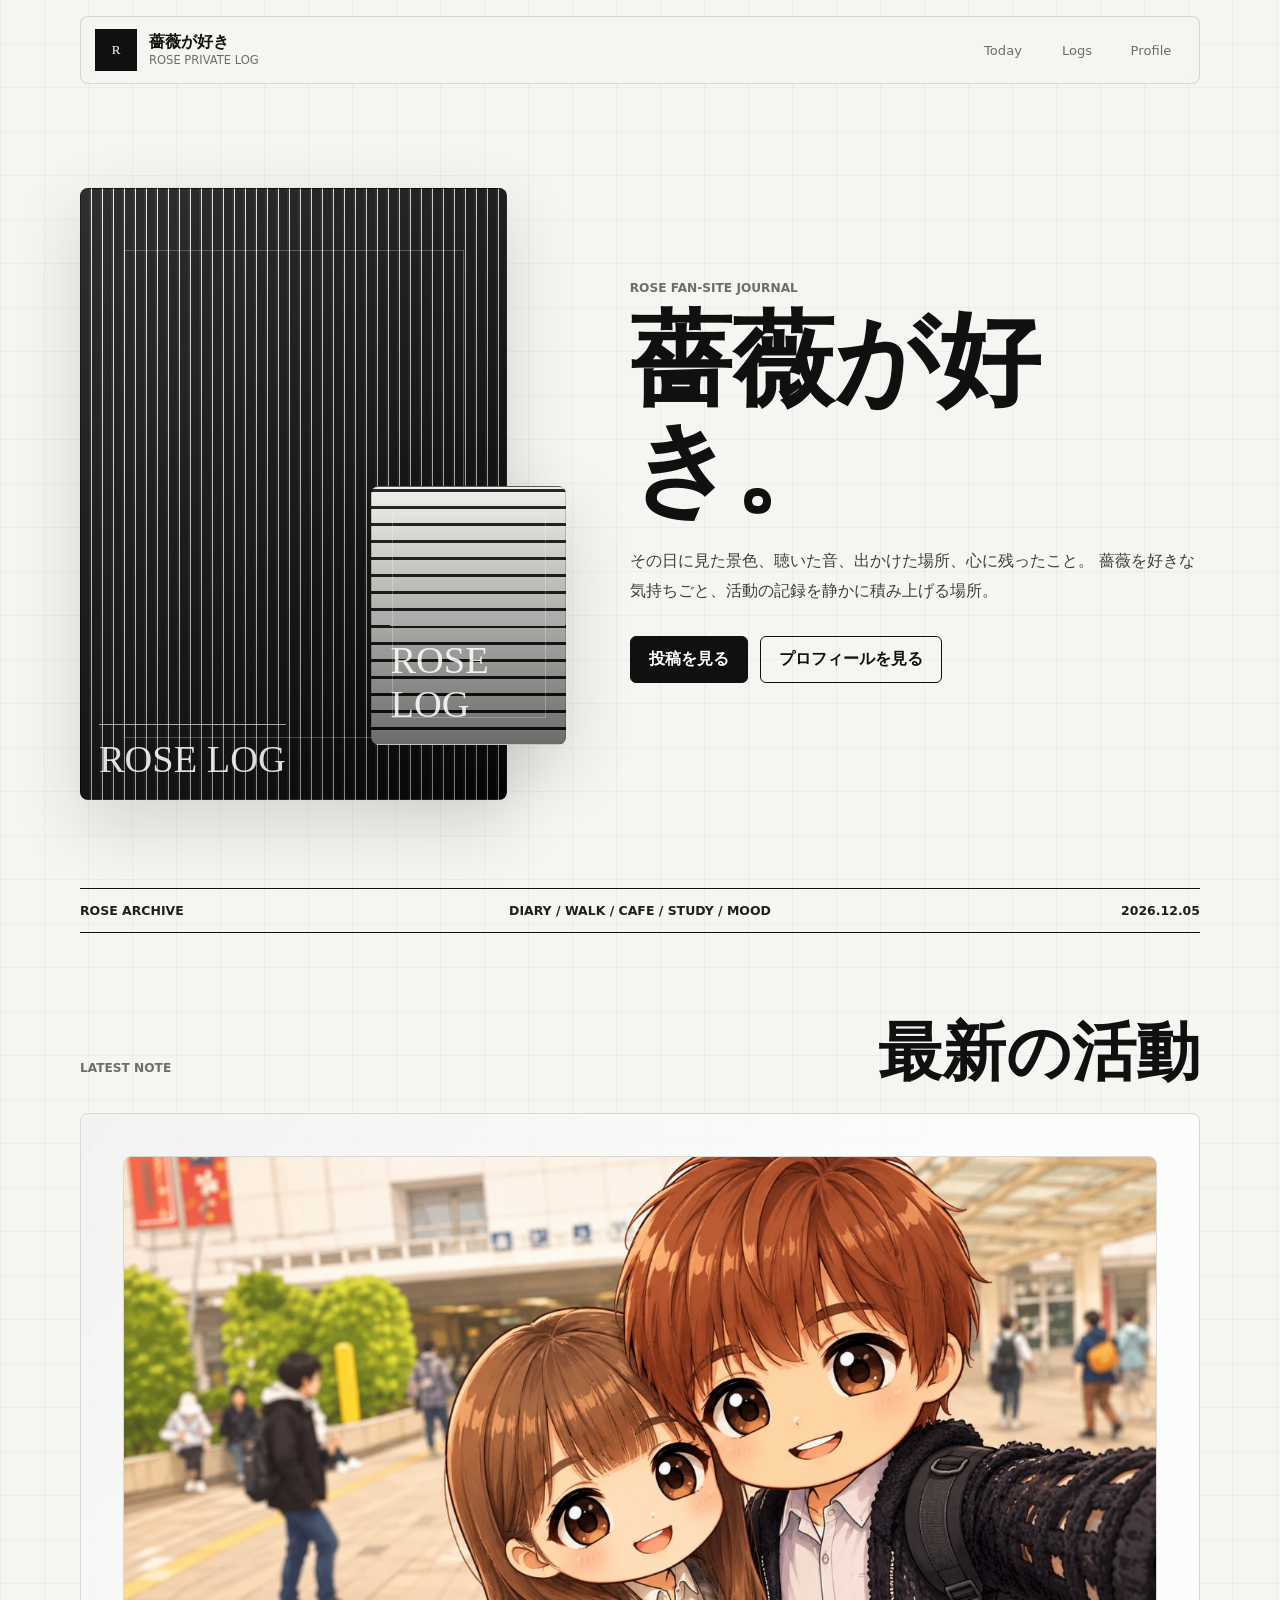
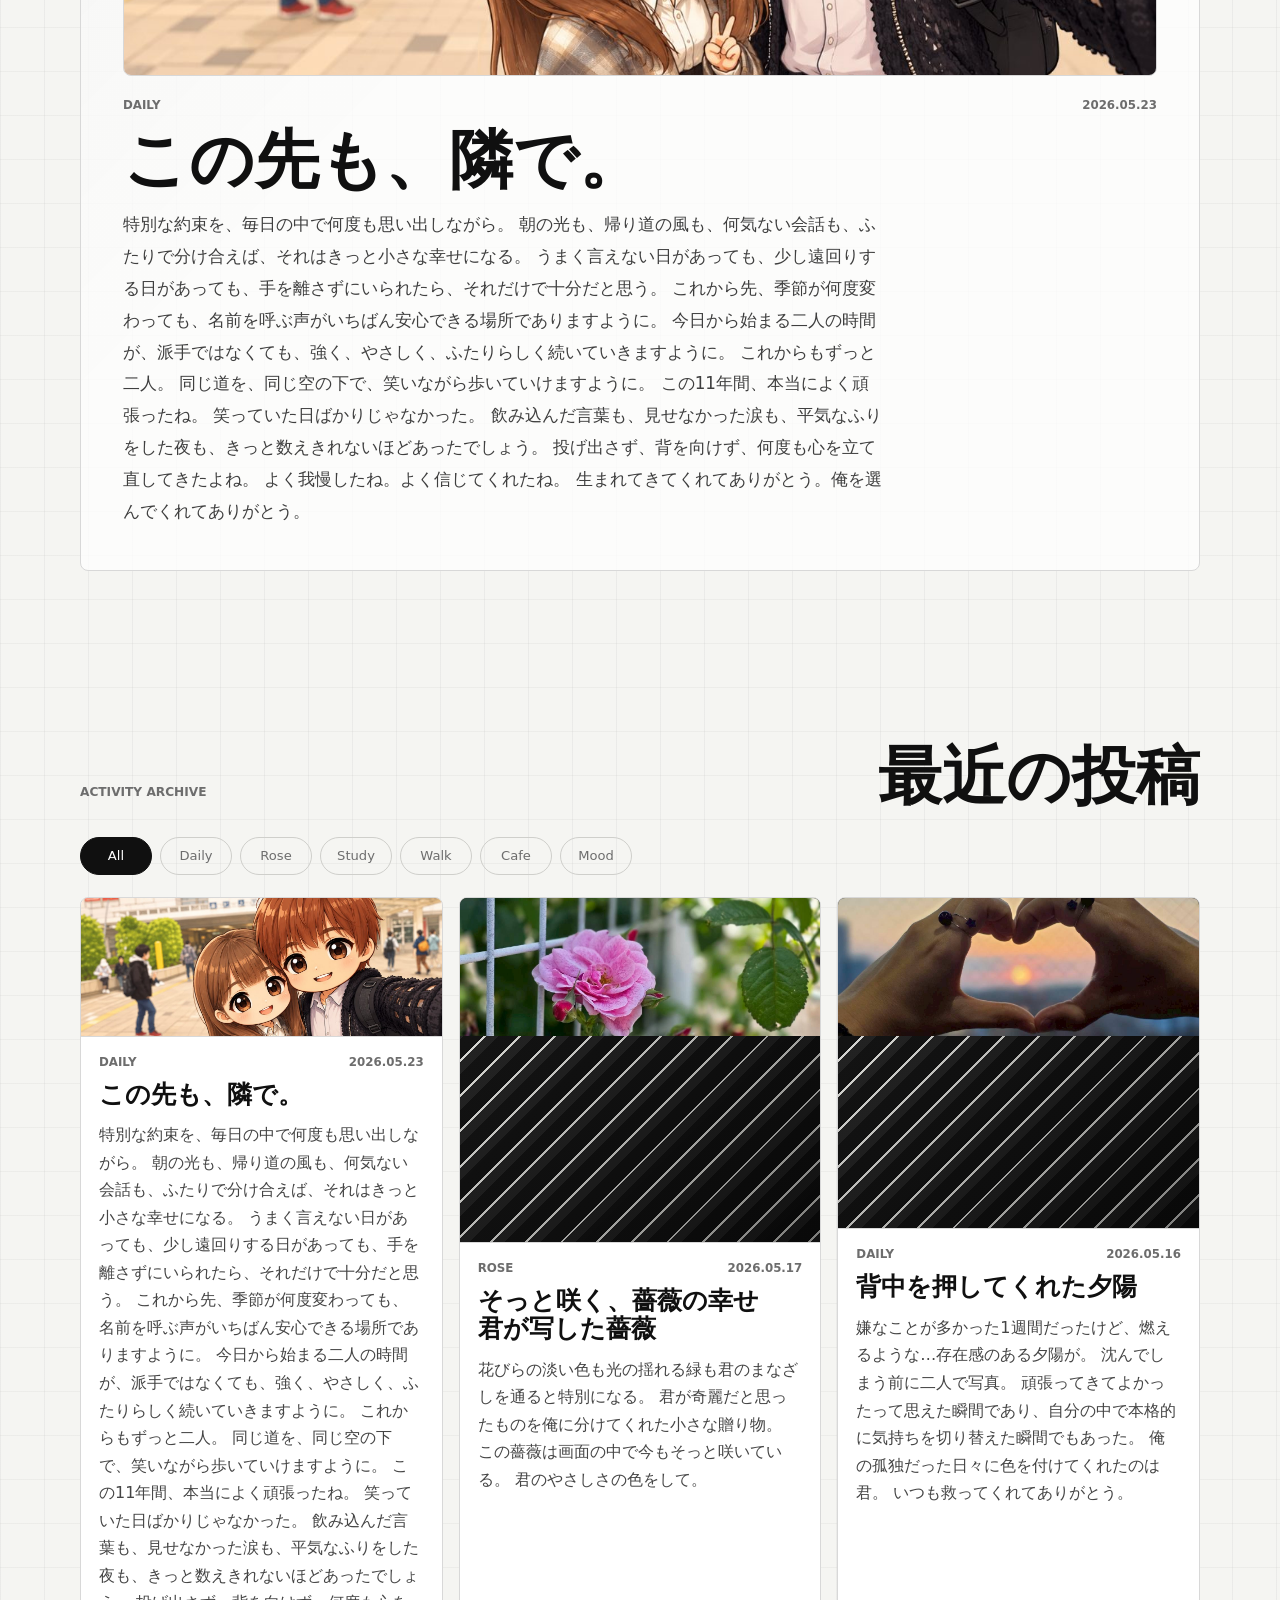
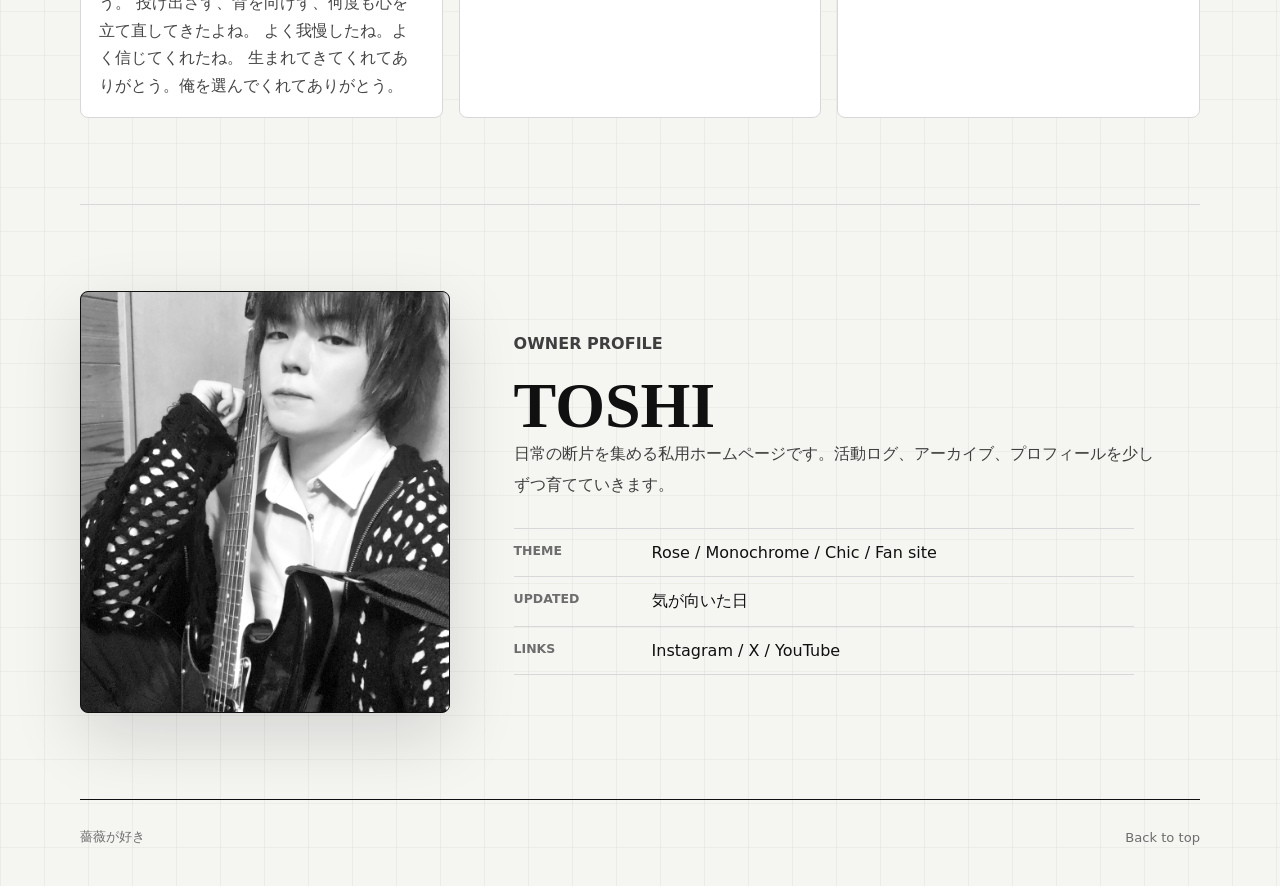
<file: index.html>
<!doctype html>
<html lang="ja">
  <head>
    <meta charset="utf-8" />
    <meta name="viewport" content="width=device-width, initial-scale=1" />
    <title>薔薇が好き</title>
    <meta
      name="description"
      content="薔薇が好き。日々の活動や気持ちを静かに残す、モノクロでシックな個人ブログ。"
    />
    <meta name="robots" content="index, follow" />
    <link rel="canonical" href="https://toshi-gif.github.io/" />
    <meta property="og:site_name" content="薔薇が好き" />
    <meta property="og:title" content="薔薇が好き" />
    <meta
      property="og:description"
      content="薔薇が好き。日々の活動や気持ちを静かに残す、モノクロでシックな個人ブログ。"
    />
    <meta property="og:type" content="website" />
    <meta property="og:url" content="https://toshi-gif.github.io/" />
    <link rel="stylesheet" href="styles.css" />
  </head>
  <body>
    <header class="site-header" aria-label="サイトヘッダー">
      <a class="brand" href="#" aria-label="薔薇が好き ホーム">
        <span class="brand-mark" aria-hidden="true">R</span>
        <span>
          <strong>薔薇が好き</strong>
          <small>rose private log</small>
        </span>
      </a>

      <nav class="top-nav" aria-label="メインメニュー">
        <a href="#today">Today</a>
        <a class="owner-link" id="owner-link" href="owner.html" hidden>Owner</a>
        <a href="#logs">Logs</a>
        <a href="#profile">Profile</a>
      </nav>
    </header>

    <main>
      <section class="hero" aria-labelledby="site-title">
        <div class="hero-visual" aria-hidden="true">
          <div class="photo-frame photo-frame-main"></div>
          <div class="photo-frame photo-frame-side"></div>
        </div>

        <div class="hero-copy">
          <p class="eyebrow">Rose fan-site journal</p>
          <h1 id="site-title">薔薇が好き。</h1>
          <p>
            その日に見た景色、聴いた音、出かけた場所、心に残ったこと。
            薔薇を好きな気持ちごと、活動の記録を静かに積み上げる場所。
          </p>
          <div class="hero-actions" aria-label="主要操作">
            <a class="button button-primary" href="#logs">投稿を見る</a>
            <a class="button button-secondary" href="#profile">プロフィールを見る</a>
          </div>
        </div>
      </section>

      <section class="ticker" aria-label="ステータス">
        <span>Rose archive</span>
        <span>Diary / Walk / Cafe / Study / Mood</span>
        <span id="current-date">Today</span>
      </section>

      <section class="composer-section latest-section" id="today" aria-labelledby="composer-title">
        <div class="section-heading">
          <p class="eyebrow">Latest note</p>
          <h2 id="composer-title">最新の活動</h2>
        </div>

        <article class="featured-post" id="latest-post" aria-live="polite"></article>
      </section>

      <section class="log-section" id="logs" aria-labelledby="logs-title">
        <div class="section-heading">
          <p class="eyebrow">Activity archive</p>
          <h2 id="logs-title">最近の投稿</h2>
        </div>

        <div class="filter-row" aria-label="投稿フィルター">
          <button class="filter is-active" type="button" data-filter="All">All</button>
          <button class="filter" type="button" data-filter="Daily">Daily</button>
          <button class="filter" type="button" data-filter="Rose">Rose</button>
          <button class="filter" type="button" data-filter="Study">Study</button>
          <button class="filter" type="button" data-filter="Walk">Walk</button>
          <button class="filter" type="button" data-filter="Cafe">Cafe</button>
          <button class="filter" type="button" data-filter="Mood">Mood</button>
        </div>

        <div class="post-grid" id="post-grid" aria-live="polite"></div>
      </section>

      <section class="profile-section" id="profile" aria-labelledby="profile-title">
        <div class="profile-portrait" id="profile-portrait" aria-label="プロフィール写真"></div>
        <div>
          <p class="eyebrow">Owner profile</p>
          <h2 id="profile-title">About this site</h2>
          <p id="profile-copy">
            薔薇が好きな気持ちと、日常の断片を集める私用ホームページです。
            活動ログ、アーカイブ、プロフィールを少しずつ育てていけます。
          </p>
          <dl class="profile-list">
            <div>
              <dt>Theme</dt>
              <dd id="profile-theme">Rose / Monochrome / Chic / Fan site</dd>
            </div>
            <div>
              <dt>Updated</dt>
              <dd id="profile-updated">気が向いた日</dd>
            </div>
            <div>
              <dt>Links</dt>
              <dd id="profile-links">Instagram / X / YouTube</dd>
            </div>
          </dl>
        </div>
      </section>
    </main>

    <footer class="site-footer">
      <p>薔薇が好き</p>
      <a href="#top">Back to top</a>
    </footer>

    <script src="script.js"></script>
  </body>
</html>
</file>
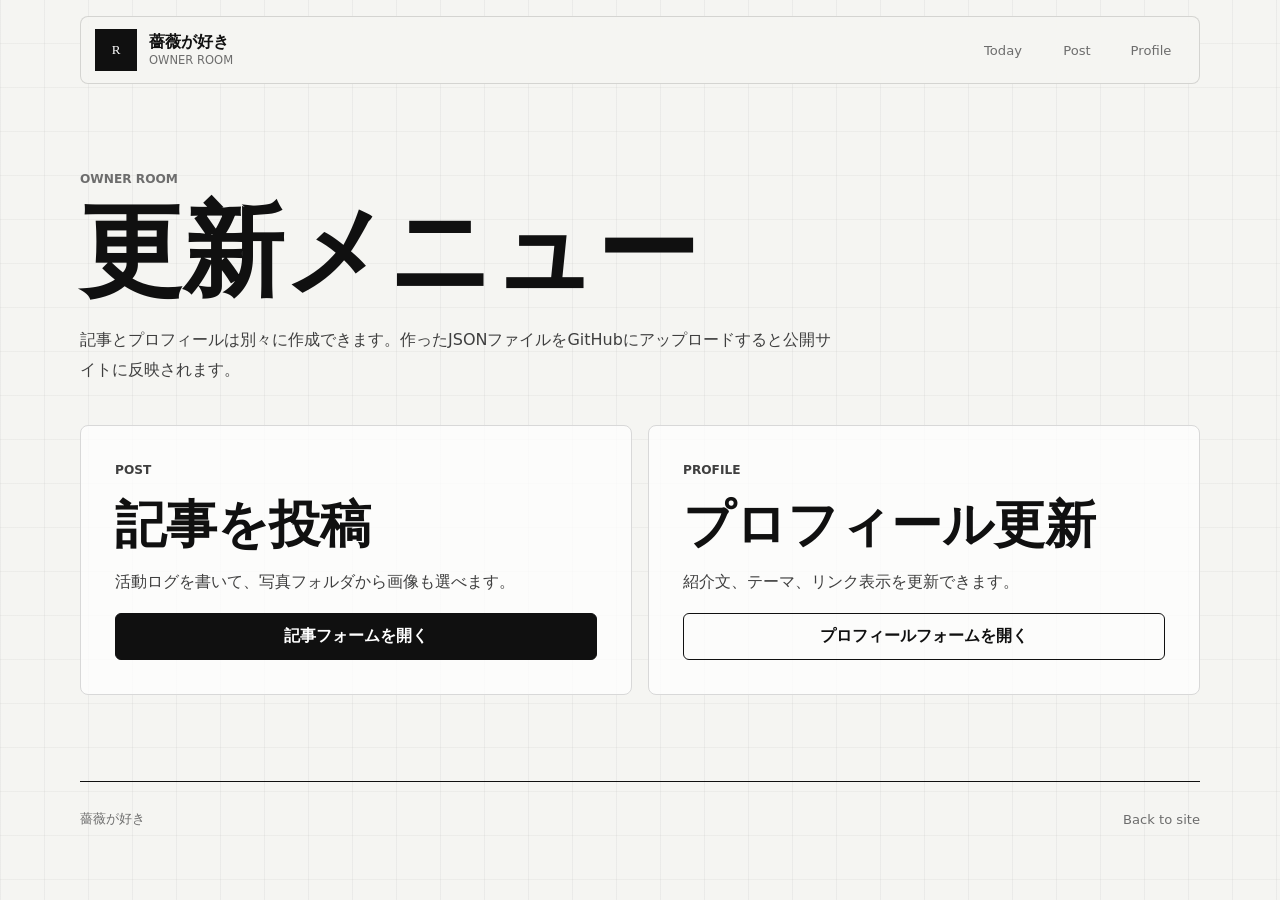
<file: owner.html>
<!doctype html>
<html lang="ja">
  <head>
    <meta charset="utf-8" />
    <meta name="viewport" content="width=device-width, initial-scale=1" />
    <title>Owner - 薔薇が好き</title>
    <meta name="robots" content="noindex, nofollow" />
    <link rel="stylesheet" href="styles.css" />
  </head>
  <body>
    <header class="site-header" aria-label="サイトヘッダー">
      <a class="brand" href="index.html" aria-label="薔薇が好き ホーム">
        <span class="brand-mark" aria-hidden="true">R</span>
        <span>
          <strong>薔薇が好き</strong>
          <small>owner room</small>
        </span>
      </a>

      <nav class="top-nav" aria-label="メインメニュー">
        <a href="index.html#today">Today</a>
        <a href="post.html">Post</a>
        <a href="profile-edit.html">Profile</a>
      </nav>
    </header>

    <main>
      <section class="admin-hero" aria-labelledby="owner-title">
        <p class="eyebrow">Owner room</p>
        <h1 id="owner-title">更新メニュー</h1>
        <p>
          記事とプロフィールは別々に作成できます。作ったJSONファイルをGitHubにアップロードすると公開サイトに反映されます。
        </p>
      </section>

      <section class="owner-menu" aria-label="更新メニュー">
        <article class="owner-card">
          <p class="eyebrow">Post</p>
          <h2>記事を投稿</h2>
          <p>活動ログを書いて、写真フォルダから画像も選べます。</p>
          <a class="button button-primary" href="post.html">記事フォームを開く</a>
        </article>

        <article class="owner-card">
          <p class="eyebrow">Profile</p>
          <h2>プロフィール更新</h2>
          <p>紹介文、テーマ、リンク表示を更新できます。</p>
          <a class="button button-secondary" href="profile-edit.html">プロフィールフォームを開く</a>
        </article>
      </section>
    </main>

    <footer class="site-footer">
      <p>薔薇が好き</p>
      <a href="index.html">Back to site</a>
    </footer>
  </body>
</html>
</file>
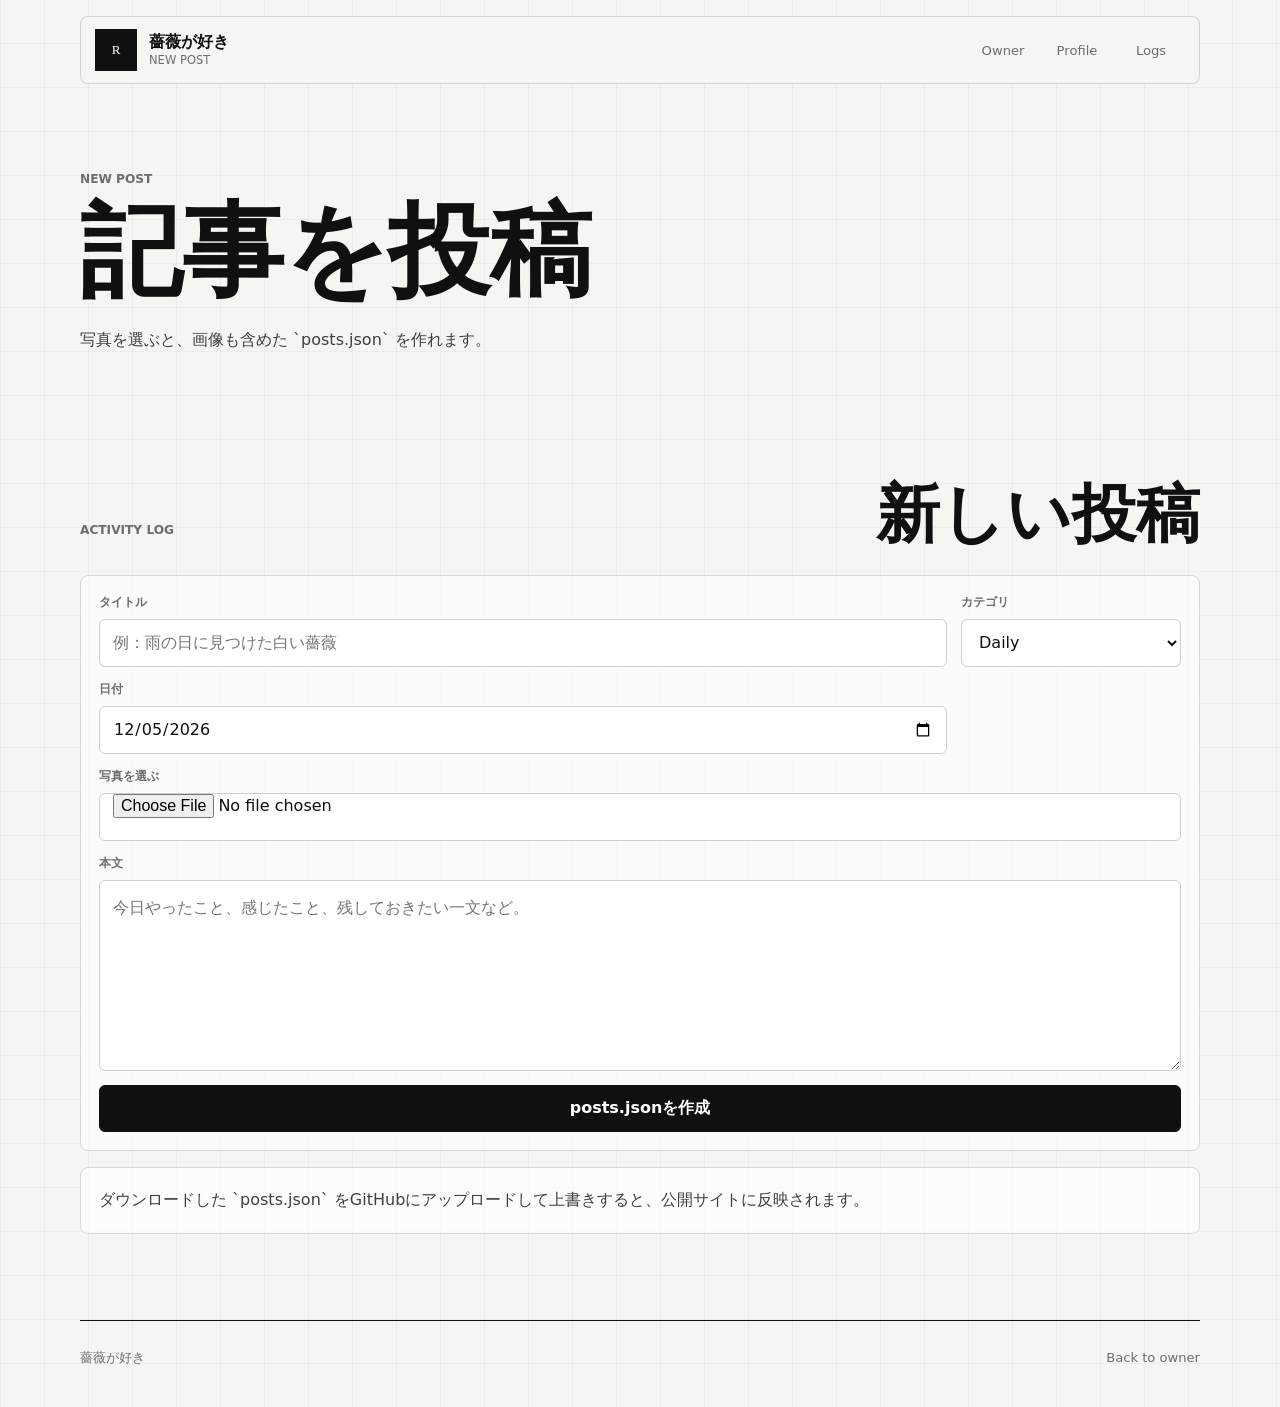
<file: post.html>
<!doctype html>
<html lang="ja">
  <head>
    <meta charset="utf-8" />
    <meta name="viewport" content="width=device-width, initial-scale=1" />
    <title>記事投稿 - 薔薇が好き</title>
    <meta name="robots" content="noindex, nofollow" />
    <link rel="stylesheet" href="styles.css" />
  </head>
  <body>
    <header class="site-header" aria-label="サイトヘッダー">
      <a class="brand" href="owner.html" aria-label="更新メニュー">
        <span class="brand-mark" aria-hidden="true">R</span>
        <span>
          <strong>薔薇が好き</strong>
          <small>new post</small>
        </span>
      </a>

      <nav class="top-nav" aria-label="メインメニュー">
        <a href="owner.html">Owner</a>
        <a href="profile-edit.html">Profile</a>
        <a href="index.html#logs">Logs</a>
      </nav>
    </header>

    <main>
      <section class="admin-hero" aria-labelledby="post-title">
        <p class="eyebrow">New post</p>
        <h1 id="post-title">記事を投稿</h1>
        <p>写真を選ぶと、画像も含めた `posts.json` を作れます。</p>
      </section>

      <section class="composer-section" aria-labelledby="new-post-title">
        <div class="section-heading">
          <p class="eyebrow">Activity log</p>
          <h2 id="new-post-title">新しい投稿</h2>
        </div>

        <form class="composer" id="post-form" action="#" method="post" autocomplete="off">
          <label>
            <span>タイトル</span>
            <input
              id="post-title-input"
              name="title"
              type="text"
              maxlength="48"
              placeholder="例：雨の日に見つけた白い薔薇"
              required
            />
          </label>

          <label>
            <span>カテゴリ</span>
            <select id="post-category" name="category">
              <option>Daily</option>
              <option>Rose</option>
              <option>Study</option>
              <option>Walk</option>
              <option>Cafe</option>
              <option>Mood</option>
            </select>
          </label>

          <label>
            <span>日付</span>
            <input id="post-date" name="date" type="date" required />
          </label>

          <label class="wide">
            <span>写真を選ぶ</span>
            <input id="post-image" name="image" type="file" accept="image/*" />
          </label>

          <div class="upload-preview wide" id="image-preview" hidden>
            <img id="image-preview-img" alt="選択した写真のプレビュー" />
          </div>

          <label class="wide">
            <span>本文</span>
            <textarea
              id="post-body"
              name="body"
              rows="6"
              maxlength="420"
              placeholder="今日やったこと、感じたこと、残しておきたい一文など。"
              required
            ></textarea>
          </label>

          <button class="button button-primary wide" type="submit">
            posts.jsonを作成
          </button>
        </form>

        <div class="download-panel" id="download-panel" hidden>
          <p id="download-status"></p>
          <a class="button button-primary" id="download-link" href="#" download="posts.json">
            posts.jsonをダウンロード
          </a>
        </div>

        <div class="note-panel">
          <p>ダウンロードした `posts.json` をGitHubにアップロードして上書きすると、公開サイトに反映されます。</p>
        </div>
      </section>
    </main>

    <footer class="site-footer">
      <p>薔薇が好き</p>
      <a href="owner.html">Back to owner</a>
    </footer>

    <script src="post.js"></script>
  </body>
</html>
</file>
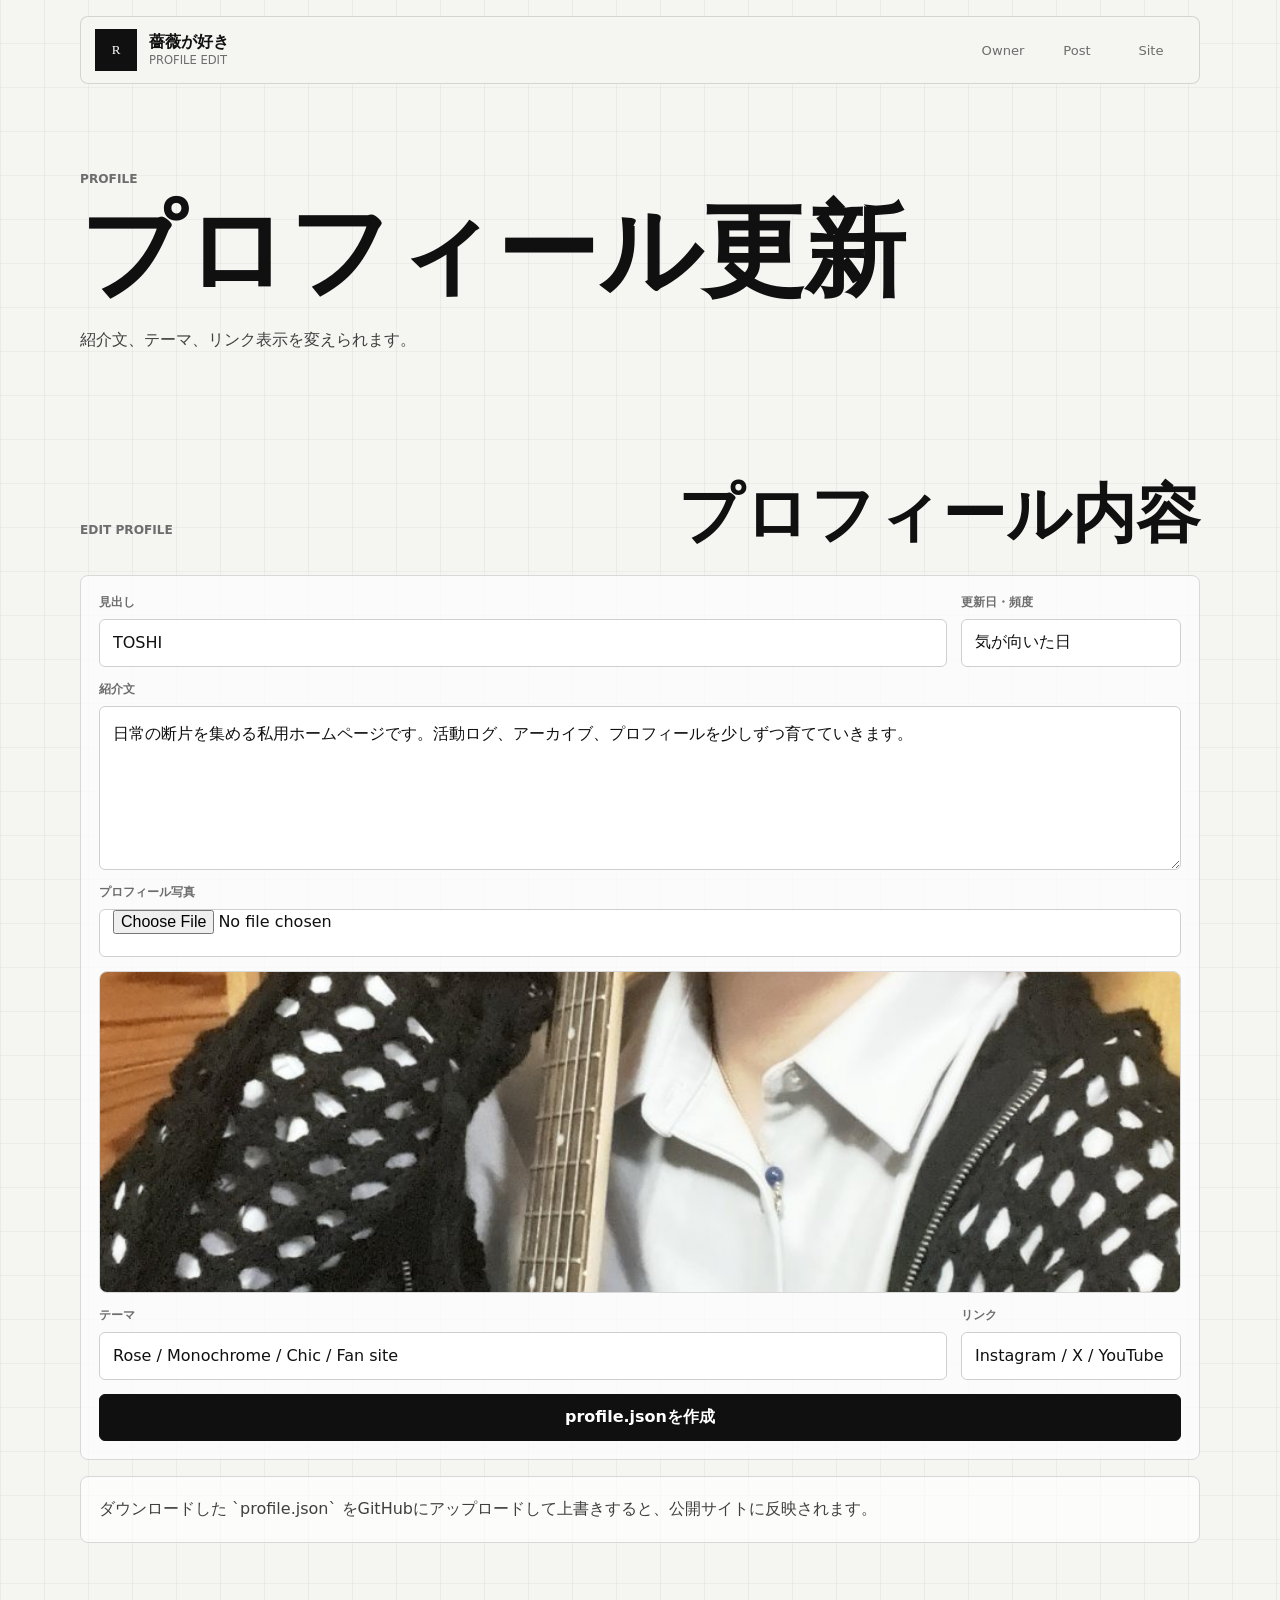
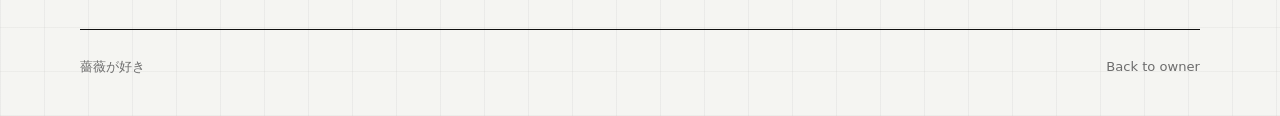
<file: profile-edit.html>
<!doctype html>
<html lang="ja">
  <head>
    <meta charset="utf-8" />
    <meta name="viewport" content="width=device-width, initial-scale=1" />
    <title>プロフィール更新 - 薔薇が好き</title>
    <meta name="robots" content="noindex, nofollow" />
    <link rel="stylesheet" href="styles.css" />
  </head>
  <body>
    <header class="site-header" aria-label="サイトヘッダー">
      <a class="brand" href="owner.html" aria-label="更新メニュー">
        <span class="brand-mark" aria-hidden="true">R</span>
        <span>
          <strong>薔薇が好き</strong>
          <small>profile edit</small>
        </span>
      </a>

      <nav class="top-nav" aria-label="メインメニュー">
        <a href="owner.html">Owner</a>
        <a href="post.html">Post</a>
        <a href="index.html#profile">Site</a>
      </nav>
    </header>

    <main>
      <section class="admin-hero" aria-labelledby="profile-edit-title">
        <p class="eyebrow">Profile</p>
        <h1 id="profile-edit-title">プロフィール更新</h1>
        <p>紹介文、テーマ、リンク表示を変えられます。</p>
      </section>

      <section class="composer-section" aria-labelledby="profile-form-title">
        <div class="section-heading">
          <p class="eyebrow">Edit profile</p>
          <h2 id="profile-form-title">プロフィール内容</h2>
        </div>

        <form class="composer profile-editor" id="profile-form" action="#" method="post" autocomplete="off">
          <label>
            <span>見出し</span>
            <input
              id="profile-title-input"
              name="title"
              type="text"
              maxlength="48"
              placeholder="例：About me"
              required
            />
          </label>

          <label>
            <span>更新日・頻度</span>
            <input
              id="profile-updated-input"
              name="updated"
              type="text"
              maxlength="48"
              placeholder="例：気が向いた日"
            />
          </label>

          <label class="wide">
            <span>紹介文</span>
            <textarea
              id="profile-copy-input"
              name="copy"
              rows="5"
              maxlength="360"
              placeholder="自分のこと、このサイトのこと、好きなものなど。"
              required
            ></textarea>
          </label>

          <label class="wide">
            <span>プロフィール写真</span>
            <input id="profile-image-input" name="image" type="file" accept="image/*" />
          </label>

          <div class="upload-preview wide" id="profile-image-preview" hidden>
            <img id="profile-image-preview-img" alt="選択したプロフィール写真のプレビュー" />
          </div>

          <label>
            <span>テーマ</span>
            <input
              id="profile-theme-input"
              name="theme"
              type="text"
              maxlength="80"
              placeholder="例：Rose / Monochrome / Diary"
            />
          </label>

          <label>
            <span>リンク</span>
            <input
              id="profile-links-input"
              name="links"
              type="text"
              maxlength="120"
              placeholder="例：Instagram / X / YouTube"
            />
          </label>

          <button class="button button-primary wide" type="submit">
            profile.jsonを作成
          </button>
        </form>

        <div class="download-panel" id="profile-download-panel" hidden>
          <p id="profile-download-status"></p>
          <a class="button button-primary" id="profile-download-link" href="#" download="profile.json">
            profile.jsonをダウンロード
          </a>
        </div>

        <div class="note-panel">
          <p>ダウンロードした `profile.json` をGitHubにアップロードして上書きすると、公開サイトに反映されます。</p>
        </div>
      </section>
    </main>

    <footer class="site-footer">
      <p>薔薇が好き</p>
      <a href="owner.html">Back to owner</a>
    </footer>

    <script src="profile-edit.js"></script>
  </body>
</html>
</file>
<file: styles.css>
:root {
  color-scheme: light;
  --ink: #101010;
  --muted: #6d6d6d;
  --line: #d8d8d8;
  --paper: #f5f5f2;
  --white: #ffffff;
  --charcoal: #1f1f1f;
  --soft: #ebebe7;
  --shadow: 0 24px 70px rgba(16, 16, 16, 0.14);
}

* {
  box-sizing: border-box;
}

html {
  scroll-behavior: smooth;
}

body {
  margin: 0;
  background:
    linear-gradient(90deg, rgba(16, 16, 16, 0.045) 1px, transparent 1px) 0 0 / 44px 44px,
    linear-gradient(0deg, rgba(16, 16, 16, 0.035) 1px, transparent 1px) 0 0 / 44px 44px,
    var(--paper);
  color: var(--ink);
  font-family:
    "Yu Gothic", "Hiragino Kaku Gothic ProN", Meiryo, system-ui, sans-serif;
  letter-spacing: 0;
}

a {
  color: inherit;
  text-decoration: none;
}

button,
input,
select,
textarea {
  font: inherit;
}

.site-header {
  position: sticky;
  top: 0;
  z-index: 10;
  display: flex;
  align-items: center;
  justify-content: space-between;
  gap: 24px;
  width: min(1120px, calc(100% - 32px));
  margin: 16px auto 0;
  padding: 12px 14px;
  border: 1px solid rgba(16, 16, 16, 0.14);
  border-radius: 8px;
  background: rgba(245, 245, 242, 0.88);
  backdrop-filter: blur(18px);
}

.brand {
  display: inline-flex;
  align-items: center;
  min-width: 0;
  gap: 12px;
}

.brand-mark {
  display: grid;
  place-items: center;
  width: 42px;
  height: 42px;
  flex: 0 0 42px;
  border: 1px solid var(--ink);
  background: var(--ink);
  color: var(--white);
  font-family: Georgia, "Times New Roman", serif;
  font-size: 0.82rem;
}

.brand strong,
.brand small {
  display: block;
  line-height: 1.1;
}

.brand strong {
  font-family: Georgia, "Times New Roman", serif;
  font-size: 1rem;
  font-weight: 700;
}

.brand small {
  margin-top: 4px;
  color: var(--muted);
  font-size: 0.72rem;
  text-transform: uppercase;
}

.top-nav {
  display: flex;
  gap: 6px;
}

.top-nav a {
  min-width: 68px;
  padding: 10px 12px;
  border-radius: 6px;
  color: var(--muted);
  font-size: 0.82rem;
  text-align: center;
}

.top-nav a[hidden] {
  display: none;
}

.top-nav a:hover {
  background: var(--ink);
  color: var(--white);
}

main {
  width: min(1120px, calc(100% - 32px));
  margin: 0 auto;
}

.hero {
  display: grid;
  grid-template-columns: minmax(300px, 0.92fr) minmax(320px, 1.08fr);
  align-items: center;
  gap: clamp(28px, 5vw, 72px);
  min-height: calc(100vh - 96px);
  padding: 54px 0 38px;
}

.hero-visual {
  position: relative;
  min-height: min(68vh, 640px);
}

.photo-frame {
  position: absolute;
  overflow: hidden;
  border: 1px solid rgba(16, 16, 16, 0.2);
  border-radius: 8px;
  background:
    linear-gradient(140deg, rgba(255, 255, 255, 0.14), rgba(0, 0, 0, 0.52)),
    repeating-linear-gradient(90deg, #0d0d0d 0 8px, #1c1c1c 8px 10px, #f1f1ec 10px 11px),
    radial-gradient(circle at 28% 28%, #ffffff 0 2px, transparent 3px),
    #111111;
  box-shadow: var(--shadow);
}

.photo-frame::before {
  content: "";
  position: absolute;
  inset: 10%;
  border: 1px solid rgba(255, 255, 255, 0.24);
}

.photo-frame::after {
  content: "ROSE LOG";
  position: absolute;
  left: 18px;
  bottom: 18px;
  padding-top: 12px;
  border-top: 1px solid rgba(255, 255, 255, 0.62);
  color: rgba(255, 255, 255, 0.86);
  font-family: Georgia, "Times New Roman", serif;
  font-size: clamp(1.35rem, 3vw, 2.6rem);
  letter-spacing: 0;
}

.photo-frame-main {
  inset: 0 12% 0 0;
}

.photo-frame-side {
  right: 0;
  bottom: 9%;
  width: 40%;
  aspect-ratio: 3 / 4;
  background:
    linear-gradient(rgba(255, 255, 255, 0.08), rgba(0, 0, 0, 0.55)),
    repeating-linear-gradient(0deg, #eeeeea 0 14px, #151515 14px 17px);
}

.hero-copy {
  padding-bottom: 24px;
}

.eyebrow {
  margin: 0 0 12px;
  color: var(--muted);
  font-size: 0.76rem;
  font-weight: 700;
  text-transform: uppercase;
}

h1,
h2,
p {
  margin-top: 0;
}

h1,
h2 {
  font-family: Georgia, "Times New Roman", serif;
  line-height: 1.06;
  font-weight: 700;
}

h1 {
  max-width: 9.6em;
  margin-bottom: 22px;
  font-size: clamp(3.1rem, 8vw, 7.1rem);
}

h2 {
  margin-bottom: 0;
  font-size: clamp(2rem, 5vw, 4rem);
}

.hero-copy p:not(.eyebrow),
.profile-section p {
  max-width: 640px;
  color: #3f3f3f;
  font-size: 1rem;
  line-height: 1.9;
}

.hero-actions {
  display: flex;
  flex-wrap: wrap;
  gap: 12px;
  margin-top: 30px;
}

.button {
  display: inline-flex;
  align-items: center;
  justify-content: center;
  min-height: 46px;
  padding: 12px 18px;
  border: 1px solid var(--ink);
  border-radius: 6px;
  cursor: pointer;
  font-weight: 700;
}

.button-primary {
  background: var(--ink);
  color: var(--white);
}

.button-secondary {
  background: transparent;
  color: var(--ink);
}

.button:hover {
  transform: translateY(-1px);
}

.ticker {
  display: grid;
  grid-template-columns: 0.7fr 1.5fr 0.7fr;
  gap: 12px;
  border-top: 1px solid var(--ink);
  border-bottom: 1px solid var(--ink);
  padding: 14px 0;
  color: var(--charcoal);
  font-size: 0.78rem;
  font-weight: 700;
  text-transform: uppercase;
}

.ticker span:nth-child(2) {
  text-align: center;
}

.ticker span:nth-child(3) {
  text-align: right;
}

.composer-section,
.log-section,
.profile-section {
  padding: 86px 0;
}

.admin-hero {
  padding: 88px 0 24px;
}

.admin-hero h1 {
  max-width: 12em;
  margin-bottom: 18px;
  font-size: clamp(3rem, 8vw, 6.4rem);
}

.admin-hero p:not(.eyebrow) {
  max-width: 760px;
  color: #3f3f3f;
  line-height: 1.9;
}

.owner-menu {
  display: grid;
  grid-template-columns: repeat(2, minmax(0, 1fr));
  gap: 16px;
  padding-bottom: 86px;
}

.owner-card {
  display: grid;
  gap: 16px;
  min-height: 240px;
  padding: clamp(22px, 4vw, 34px);
  border: 1px solid var(--line);
  border-radius: 8px;
  background: rgba(255, 255, 255, 0.74);
}

.owner-card h2 {
  font-size: clamp(1.8rem, 4vw, 3.2rem);
}

.owner-card p,
.note-panel p {
  margin: 0;
  color: #3f3f3f;
  line-height: 1.8;
}

.note-panel {
  display: grid;
  gap: 10px;
  margin-top: 16px;
  padding: 18px;
  border: 1px solid var(--line);
  border-radius: 8px;
  background: rgba(255, 255, 255, 0.7);
}

.upload-preview {
  overflow: hidden;
  min-height: 220px;
  border: 1px solid var(--line);
  border-radius: 8px;
  background:
    linear-gradient(135deg, rgba(255, 255, 255, 0.02), rgba(0, 0, 0, 0.48)),
    repeating-linear-gradient(135deg, #111111 0 14px, #eeeeea 14px 16px, #232323 16px 25px);
}

.upload-preview[hidden] {
  display: none;
}

.upload-preview img {
  display: block;
  width: 100%;
  height: 320px;
  object-fit: cover;
}

.split-actions {
  display: flex;
  flex-wrap: wrap;
  gap: 12px;
}

.section-heading {
  display: flex;
  align-items: end;
  justify-content: space-between;
  gap: 24px;
  margin-bottom: 26px;
}

.composer {
  display: grid;
  grid-template-columns: 1fr 220px;
  gap: 14px;
  padding: 18px;
  border: 1px solid var(--line);
  border-radius: 8px;
  background: rgba(255, 255, 255, 0.68);
}

.featured-post {
  display: grid;
  gap: 14px;
  padding: clamp(22px, 4vw, 42px);
  border: 1px solid var(--line);
  border-radius: 8px;
  background:
    linear-gradient(135deg, rgba(16, 16, 16, 0.04), transparent 42%),
    rgba(255, 255, 255, 0.74);
}

.featured-media {
  overflow: hidden;
  height: clamp(220px, 42vw, 520px);
  margin-bottom: 8px;
  border: 1px solid var(--line);
  border-radius: 8px;
  background:
    linear-gradient(135deg, rgba(255, 255, 255, 0.02), rgba(0, 0, 0, 0.48)),
    repeating-linear-gradient(135deg, #111111 0 14px, #eeeeea 14px 16px, #232323 16px 25px);
}

.featured-media img {
  display: block;
  width: 100%;
  height: 100%;
  object-fit: cover;
}

.featured-post h3 {
  margin: 0;
  font-family: Georgia, "Times New Roman", serif;
  font-size: clamp(2rem, 5vw, 4.4rem);
  line-height: 1.08;
}

.featured-post p {
  max-width: 760px;
  margin: 0;
  color: #3f3f3f;
  font-size: 1.05rem;
  line-height: 1.9;
}

.download-panel {
  display: flex;
  align-items: center;
  justify-content: space-between;
  gap: 16px;
  margin-top: 16px;
  padding: 18px;
  border: 1px solid var(--ink);
  border-radius: 8px;
  background: var(--white);
}

.download-panel[hidden] {
  display: none;
}

.download-panel p {
  margin: 0;
  color: #3f3f3f;
  line-height: 1.7;
}

.composer label {
  display: grid;
  gap: 8px;
}

.composer span {
  color: var(--muted);
  font-size: 0.78rem;
  font-weight: 700;
  text-transform: uppercase;
}

.wide {
  grid-column: 1 / -1;
}

input,
select,
textarea {
  width: 100%;
  border: 1px solid #cfcfcb;
  border-radius: 6px;
  background: var(--white);
  color: var(--ink);
}

input,
select {
  min-height: 48px;
  padding: 0 13px;
}

textarea {
  resize: vertical;
  min-height: 156px;
  padding: 13px;
  line-height: 1.7;
}

input:focus,
select:focus,
textarea:focus,
button:focus-visible,
a:focus-visible {
  outline: 2px solid var(--ink);
  outline-offset: 3px;
}

.filter-row {
  display: flex;
  flex-wrap: wrap;
  gap: 8px;
  margin-bottom: 22px;
}

.filter {
  min-width: 72px;
  min-height: 38px;
  border: 1px solid #cfcfcb;
  border-radius: 999px;
  background: transparent;
  color: var(--muted);
  cursor: pointer;
  font-size: 0.82rem;
}

.filter.is-active,
.filter:hover {
  border-color: var(--ink);
  background: var(--ink);
  color: var(--white);
}

.post-grid {
  display: grid;
  grid-template-columns: repeat(3, minmax(0, 1fr));
  gap: 16px;
}

.post-card {
  display: grid;
  min-height: 360px;
  overflow: hidden;
  border: 1px solid var(--line);
  border-radius: 8px;
  background: var(--white);
}

.post-art {
  position: relative;
  overflow: hidden;
  min-height: 138px;
  border-bottom: 1px solid var(--line);
  background:
    linear-gradient(135deg, rgba(255, 255, 255, 0.02), rgba(0, 0, 0, 0.48)),
    repeating-linear-gradient(135deg, #111111 0 14px, #eeeeea 14px 16px, #232323 16px 25px);
}

.post-art img {
  display: block;
  width: 100%;
  height: 138px;
  object-fit: cover;
}

.post-content {
  display: grid;
  align-content: start;
  gap: 12px;
  padding: 18px;
}

.post-meta {
  display: flex;
  align-items: center;
  justify-content: space-between;
  gap: 12px;
  color: var(--muted);
  font-size: 0.74rem;
  font-weight: 700;
  text-transform: uppercase;
}

.post-card h3 {
  margin: 0;
  font-family: Georgia, "Times New Roman", serif;
  font-size: 1.55rem;
  line-height: 1.15;
}

.post-card p {
  margin: 0;
  color: #454545;
  line-height: 1.72;
}

.delete-post {
  justify-self: start;
  min-height: 34px;
  margin-top: 6px;
  padding: 7px 11px;
  border: 1px solid var(--line);
  border-radius: 6px;
  background: transparent;
  color: var(--muted);
  cursor: pointer;
  font-size: 0.78rem;
}

.delete-post:hover {
  border-color: var(--ink);
  color: var(--ink);
}

.profile-section {
  display: grid;
  grid-template-columns: minmax(220px, 0.7fr) minmax(300px, 1.3fr);
  align-items: center;
  gap: clamp(24px, 5vw, 64px);
  border-top: 1px solid var(--line);
}

.profile-portrait {
  overflow: hidden;
  min-height: 420px;
  border: 1px solid var(--ink);
  border-radius: 8px;
  background:
    radial-gradient(circle at 50% 32%, #f4f4ef 0 7%, transparent 7.3%),
    radial-gradient(circle at 50% 45%, #151515 0 18%, transparent 18.4%),
    linear-gradient(160deg, transparent 0 38%, rgba(255, 255, 255, 0.18) 38% 39%, transparent 39%),
    repeating-linear-gradient(90deg, #101010 0 18px, #f2f2ed 18px 20px);
  box-shadow: var(--shadow);
}

.profile-portrait.has-image {
  background: var(--ink);
}

.profile-portrait img {
  display: block;
  width: 100%;
  height: 420px;
  object-fit: cover;
  filter: grayscale(1) contrast(1.08);
}

.profile-list {
  display: grid;
  gap: 0;
  max-width: 620px;
  margin: 28px 0 0;
  border-top: 1px solid var(--line);
}

.profile-list div {
  display: grid;
  grid-template-columns: 120px 1fr;
  gap: 18px;
  padding: 14px 0;
  border-bottom: 1px solid var(--line);
}

.profile-list dt {
  color: var(--muted);
  font-size: 0.78rem;
  font-weight: 700;
  text-transform: uppercase;
}

.profile-list dd {
  margin: 0;
}

.site-footer {
  display: flex;
  align-items: center;
  justify-content: space-between;
  width: min(1120px, calc(100% - 32px));
  margin: 0 auto;
  padding: 28px 0 40px;
  border-top: 1px solid var(--ink);
  color: var(--muted);
  font-size: 0.82rem;
}

.site-footer p {
  margin: 0;
}

@media (max-width: 860px) {
  .site-header {
    position: static;
    align-items: stretch;
    flex-direction: column;
  }

  .top-nav {
    display: grid;
    grid-template-columns: repeat(auto-fit, minmax(72px, 1fr));
  }

  .hero,
  .profile-section {
    grid-template-columns: 1fr;
  }

  .hero {
    min-height: auto;
    padding-top: 36px;
  }

  .hero-visual {
    min-height: 430px;
    order: 2;
  }

  .hero-copy {
    order: 1;
  }

  h1 {
    max-width: 9.2em;
    font-size: clamp(3rem, 14vw, 5rem);
  }

  .ticker {
    grid-template-columns: 1fr;
  }

  .ticker span,
  .ticker span:nth-child(2),
  .ticker span:nth-child(3) {
    text-align: left;
  }

  .composer {
    grid-template-columns: 1fr;
  }

  .download-panel {
    align-items: stretch;
    flex-direction: column;
  }

  .owner-menu {
    grid-template-columns: 1fr;
  }

  .post-grid {
    grid-template-columns: repeat(2, minmax(0, 1fr));
  }
}

@media (max-width: 620px) {
  main,
  .site-header,
  .site-footer {
    width: min(100% - 24px, 1120px);
  }

  .brand strong {
    font-size: 0.95rem;
  }

  .top-nav a {
    min-width: 0;
    padding-inline: 8px;
  }

  .hero-visual {
    min-height: 330px;
  }

  .photo-frame-main {
    right: 6%;
  }

  .photo-frame-side {
    width: 36%;
  }

  .composer-section,
  .log-section,
  .profile-section {
    padding: 62px 0;
  }

  .section-heading {
    align-items: start;
    flex-direction: column;
  }

  .post-grid {
    grid-template-columns: 1fr;
  }

  .post-card {
    min-height: 330px;
  }

  .profile-portrait {
    min-height: 310px;
  }

  .profile-portrait img {
    height: 310px;
  }

  .profile-list div {
    grid-template-columns: 1fr;
    gap: 6px;
  }
}
</file>
